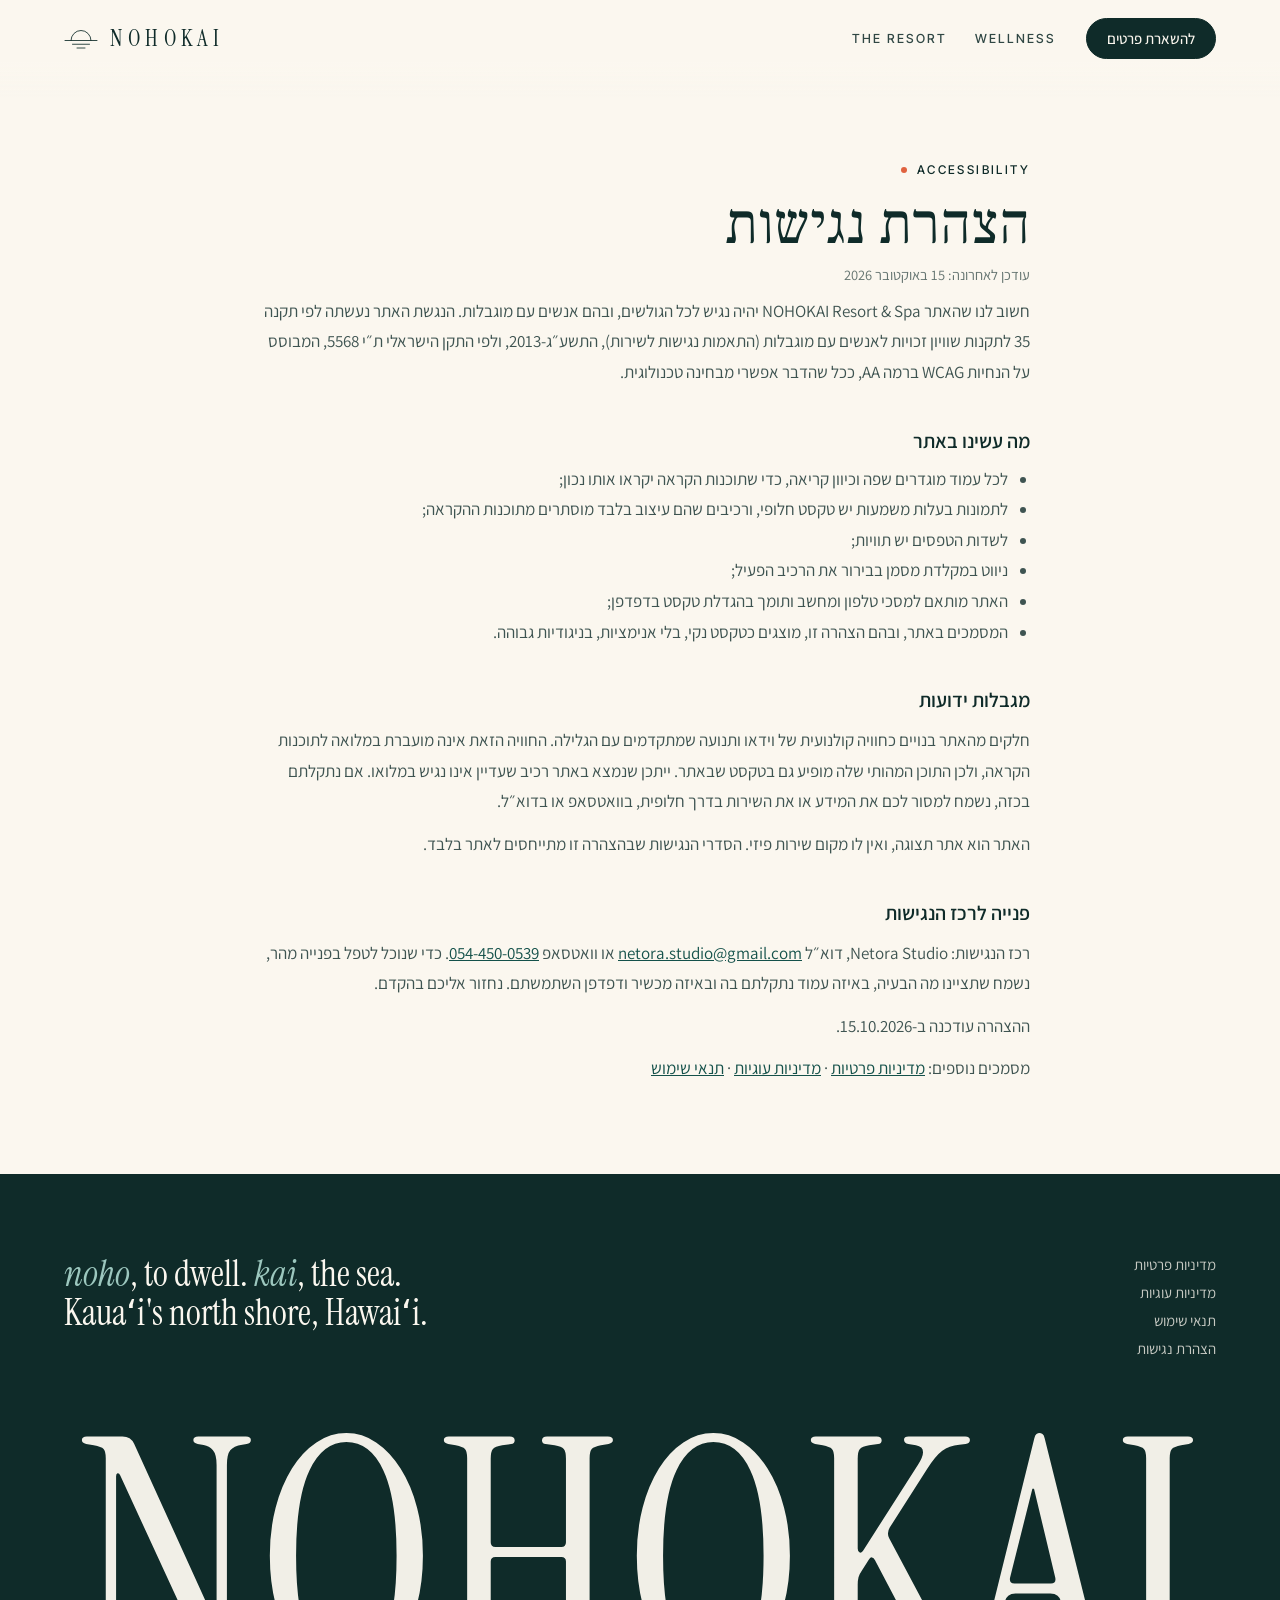
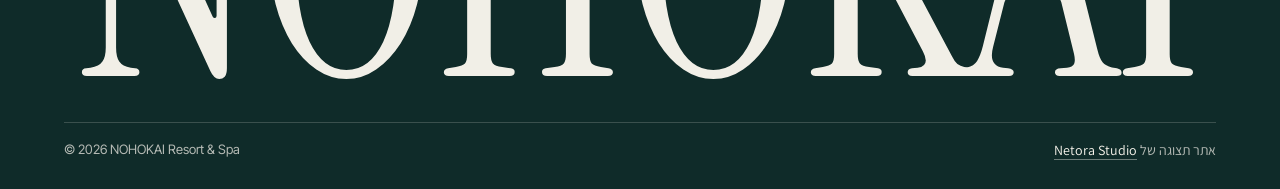
<file: accessibility.html>
<!DOCTYPE html>
<html lang="en" dir="ltr">
<head>
<meta charset="utf-8">
<meta name="viewport" content="width=device-width, initial-scale=1, viewport-fit=cover">
<title>הצהרת נגישות · NOHOKAI</title>
<meta name="description" content="הצהרת הנגישות של אתר NOHOKAI Resort &amp; Spa.">
<meta name="theme-color" content="#F2EBDD">
<meta property="og:type" content="website">
<meta property="og:title" content="הצהרת נגישות · NOHOKAI">
<meta property="og:site_name" content="NOHOKAI Resort &amp; Spa">
<meta property="og:description" content="הצהרת הנגישות של אתר NOHOKAI Resort &amp; Spa.">
<meta property="og:image" content="https://noamel1407-oss.github.io/hawaii-resort/media/share2.jpg">
<meta name="twitter:card" content="summary_large_image">
<link rel="icon" href="data:image/svg+xml,%3Csvg xmlns='http://www.w3.org/2000/svg' viewBox='0 0 64 64'%3E%3Crect width='64' height='64' rx='14' fill='%23F2EBDD'/%3E%3Cg fill='none' stroke='%2314514A' stroke-width='2.8' stroke-linecap='round'%3E%3Cpath d='M17 34A15 15 0 0 1 47 34'/%3E%3Cpath d='M9 34H55'/%3E%3Cpath d='M20 41H44'/%3E%3Cpath d='M27 48H37'/%3E%3C/g%3E%3C/svg%3E">
<link rel="preconnect" href="https://fonts.googleapis.com">
<link rel="preconnect" href="https://fonts.gstatic.com" crossorigin>
<link href="https://fonts.googleapis.com/css2?family=Instrument+Serif:ital@0;1&family=Inter+Tight:wght@400;500&family=Frank+Ruhl+Libre:wght@400&family=Assistant:wght@400;500;600&display=swap" rel="stylesheet">
<link rel="stylesheet" href="site.css?v=3">
<noscript><style>#pre{display:none}.wordmark span,.ch .no > span,.ch h2 > span,.ch p > span{transform:none}.hero-row,[data-rv],.lead{opacity:1;transform:none;pointer-events:auto}.say span{color:inherit}</style></noscript>
<style id="nx-a11y">:focus-visible{outline:2px solid currentColor!important;outline-offset:3px!important}</style>
</head>
<body class="legal-page">
<header id="nav" data-on="ink">
  <a class="logo" href="index.html#top" aria-label="NOHOKAI"><svg viewBox="0 0 68 44" fill="none" stroke="#14514A" stroke-width="1.7" stroke-linecap="round" aria-hidden="true"><path d="M14 25A20 20 0 0 1 54 25"/><path d="M2 25H66"/><path d="M17 32.5H51"/><path d="M26 40H42"/></svg><span>NOHOKAI</span></a>
  <div class="nav-r">
    <nav class="nav-links" aria-label="Sections">
      <a href="index.html#resort">The Resort</a>
      <a href="index.html#wellness">Wellness</a>
    </nav>
    <a class="cta" href="index.html#contact" lang="he" dir="rtl">להשארת פרטים</a>
  </div>
</header>
<main class="legal" lang="he" dir="rtl"><div class="in">
<div class="eyebrow">Accessibility</div>
<h1>הצהרת נגישות</h1>
<div class="updated">עודכן לאחרונה: 15 באוקטובר 2026</div>
<p>חשוב לנו שהאתר NOHOKAI Resort &amp; Spa יהיה נגיש לכל הגולשים, ובהם אנשים עם מוגבלות. הנגשת האתר נעשתה לפי תקנה 35 לתקנות שוויון זכויות לאנשים עם מוגבלות (התאמות נגישות לשירות), התשע״ג-2013, ולפי התקן הישראלי ת״י 5568, המבוסס על הנחיות WCAG ברמה AA, ככל שהדבר אפשרי מבחינה טכנולוגית.</p>
<h2>מה עשינו באתר</h2>
<ul><li>לכל עמוד מוגדרים שפה וכיוון קריאה, כדי שתוכנות הקראה יקראו אותו נכון;</li><li>לתמונות בעלות משמעות יש טקסט חלופי, ורכיבים שהם עיצוב בלבד מוסתרים מתוכנות ההקראה;</li><li>לשדות הטפסים יש תוויות;</li><li>ניווט במקלדת מסמן בבירור את הרכיב הפעיל;</li><li>האתר מותאם למסכי טלפון ומחשב ותומך בהגדלת טקסט בדפדפן;</li><li>המסמכים באתר, ובהם הצהרה זו, מוצגים כטקסט נקי, בלי אנימציות, בניגודיות גבוהה.</li></ul>
<h2>מגבלות ידועות</h2>
<p>חלקים מהאתר בנויים כחוויה קולנועית של וידאו ותנועה שמתקדמים עם הגלילה. החוויה הזאת אינה מועברת במלואה לתוכנות הקראה, ולכן התוכן המהותי שלה מופיע גם בטקסט שבאתר. ייתכן שנמצא באתר רכיב שעדיין אינו נגיש במלואו. אם נתקלתם בכזה, נשמח למסור לכם את המידע או את השירות בדרך חלופית, בוואטסאפ או בדוא״ל.</p>
<p>האתר הוא אתר תצוגה, ואין לו מקום שירות פיזי. הסדרי הנגישות שבהצהרה זו מתייחסים לאתר בלבד.</p>
<h2>פנייה לרכז הנגישות</h2>
<p>רכז הנגישות: Netora Studio, דוא״ל <a href="mailto:netora.studio@gmail.com" dir="ltr" style="unicode-bidi:isolate;white-space:nowrap">netora.studio@gmail.com</a> או וואטסאפ <a href="https://wa.me/972544500539" target="_blank" rel="noopener" dir="ltr" style="unicode-bidi:isolate;white-space:nowrap">054-450-0539</a>. כדי שנוכל לטפל בפנייה מהר, נשמח שתציינו מה הבעיה, באיזה עמוד נתקלתם בה ובאיזה מכשיר ודפדפן השתמשתם. נחזור אליכם בהקדם.</p>
<p>ההצהרה עודכנה ב-15.10.2026.</p>
<p class="nx-docs">מסמכים נוספים: <a class="nx-doc" href="privacy.html">מדיניות פרטיות</a> · <a class="nx-doc" href="cookies.html">מדיניות עוגיות</a> · <a class="nx-doc" href="terms.html">תנאי שימוש</a></p>
</div></main>
<footer data-theme="film">
  <div class="f-top">
    <p><em>noho</em>, to dwell. <em>kai</em>, the sea.<br>Kauaʻi's north shore, Hawaiʻi.</p>
    <div class="f-links" lang="he">
      <a href="privacy.html">מדיניות פרטיות</a>
      <a href="cookies.html">מדיניות עוגיות</a>
      <a href="terms.html">תנאי שימוש</a>
      <a href="accessibility.html">הצהרת נגישות</a>
    </div>
  </div>
  <div class="f-word" aria-hidden="true">NOHOKAI</div>
  <div class="f-base">
    <span>&copy; <span id="yr">2026</span> NOHOKAI Resort &amp; Spa</span>
    <span class="heb" lang="he">אתר תצוגה של <a href="https://www.instagram.com/netora._studio/" target="_blank" rel="noopener">Netora Studio</a></span>
  </div>
</footer>
<script src="site.js?v=8"></script>
</body>
</html>
</file>
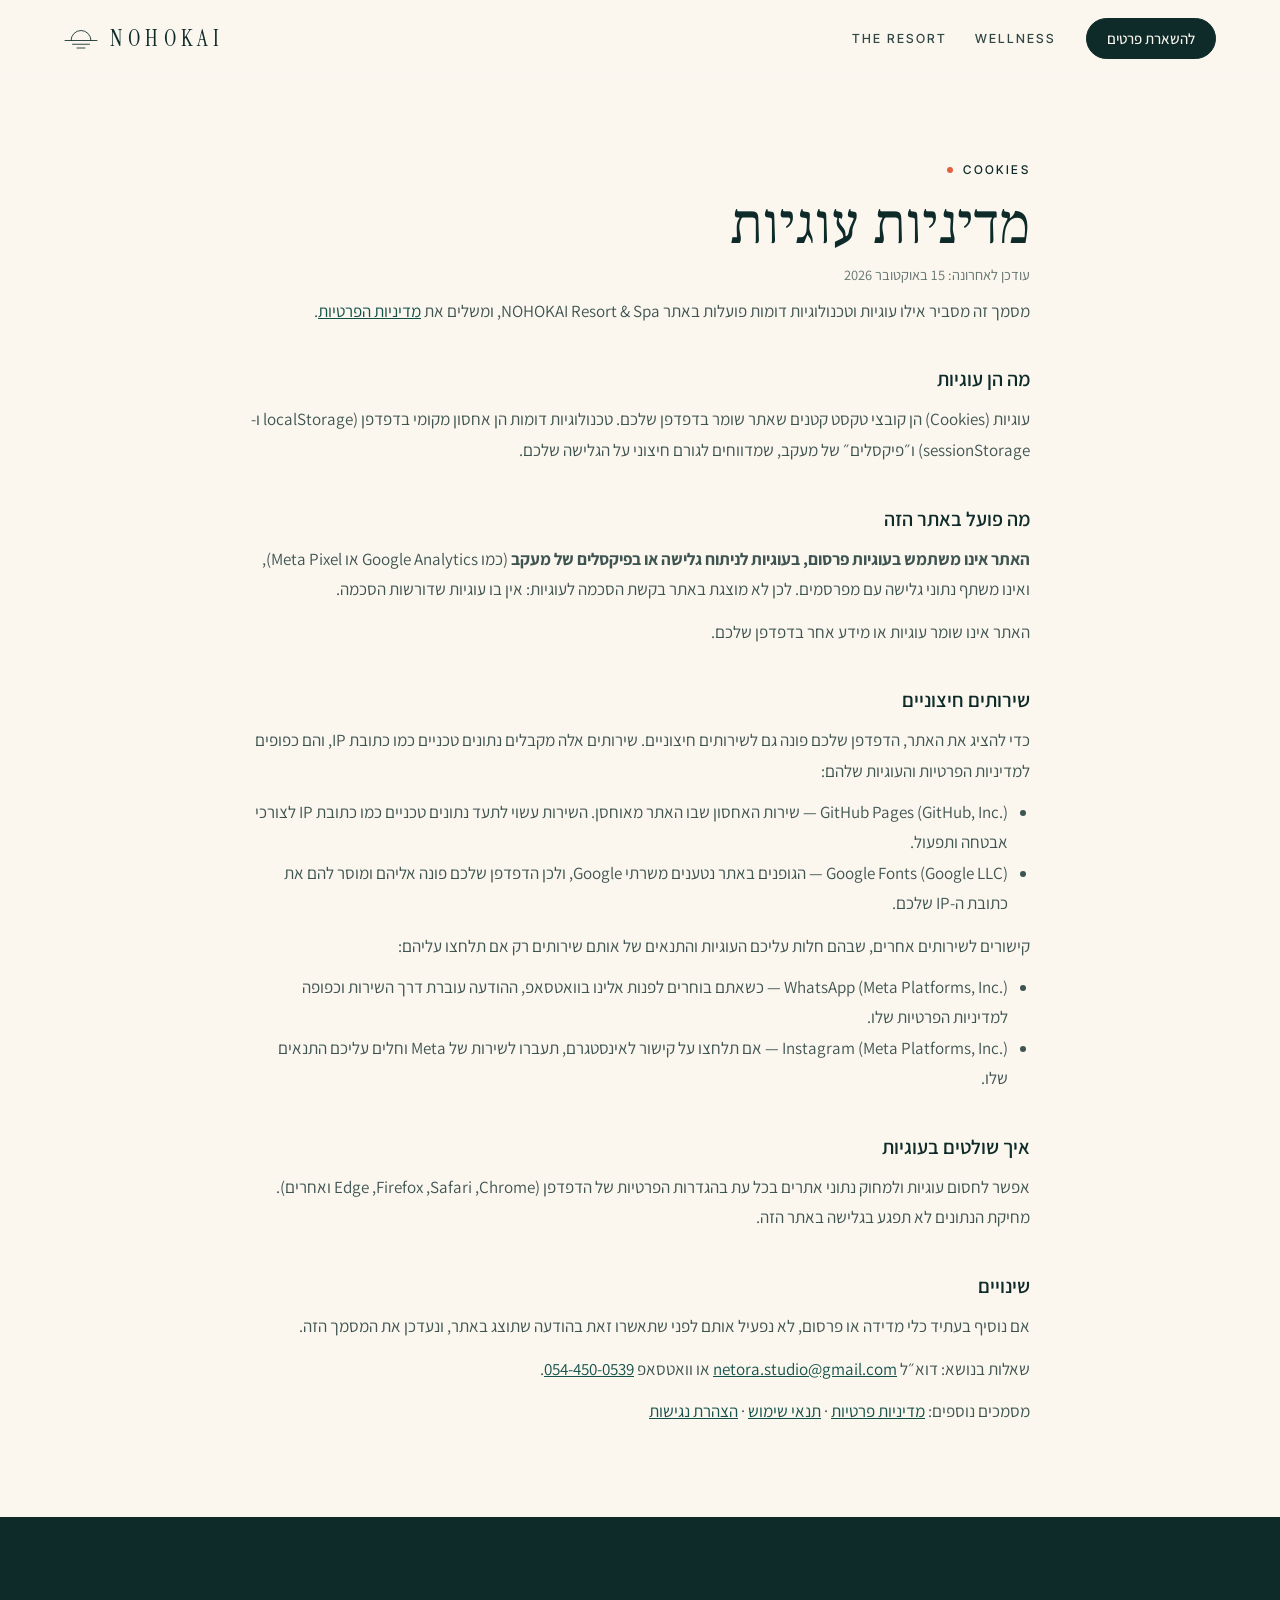
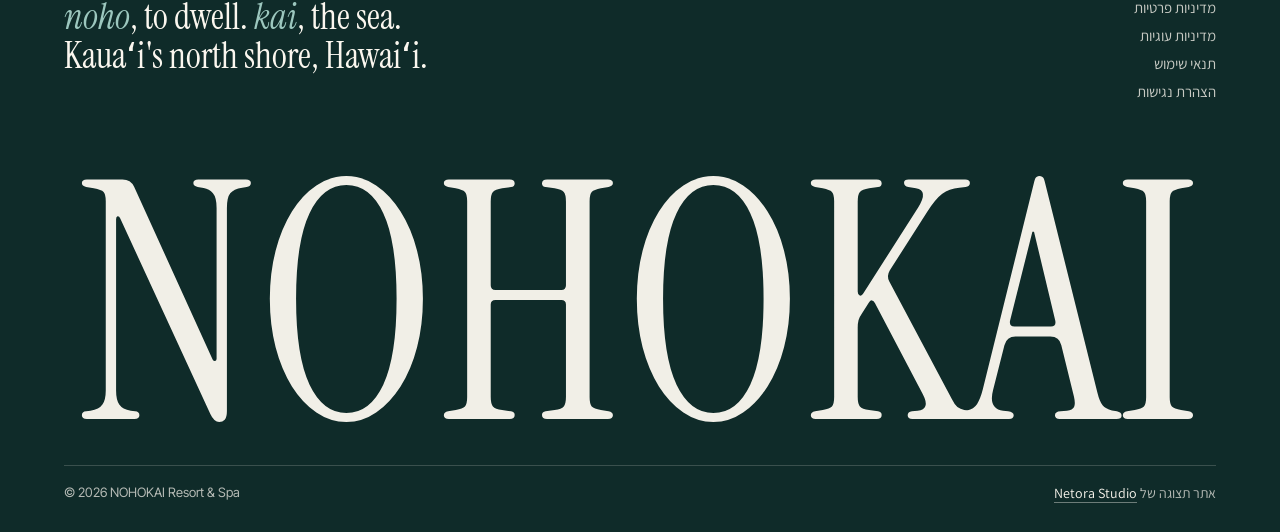
<file: cookies.html>
<!DOCTYPE html>
<html lang="en" dir="ltr">
<head>
<meta charset="utf-8">
<meta name="viewport" content="width=device-width, initial-scale=1, viewport-fit=cover">
<title>מדיניות עוגיות · NOHOKAI</title>
<meta name="description" content="מדיניות הפרטיות של אתר NOHOKAI Resort &amp; Spa.">
<meta name="theme-color" content="#F2EBDD">
<meta property="og:type" content="website">
<meta property="og:title" content="מדיניות פרטיות · NOHOKAI">
<meta property="og:site_name" content="NOHOKAI Resort &amp; Spa">
<meta property="og:description" content="מדיניות הפרטיות של אתר NOHOKAI Resort &amp; Spa.">
<meta property="og:image" content="https://noamel1407-oss.github.io/hawaii-resort/media/share2.jpg">
<meta name="twitter:card" content="summary_large_image">
<link rel="icon" href="data:image/svg+xml,%3Csvg xmlns='http://www.w3.org/2000/svg' viewBox='0 0 64 64'%3E%3Crect width='64' height='64' rx='14' fill='%23F2EBDD'/%3E%3Cg fill='none' stroke='%2314514A' stroke-width='2.8' stroke-linecap='round'%3E%3Cpath d='M17 34A15 15 0 0 1 47 34'/%3E%3Cpath d='M9 34H55'/%3E%3Cpath d='M20 41H44'/%3E%3Cpath d='M27 48H37'/%3E%3C/g%3E%3C/svg%3E">
<link rel="preconnect" href="https://fonts.googleapis.com">
<link rel="preconnect" href="https://fonts.gstatic.com" crossorigin>
<link href="https://fonts.googleapis.com/css2?family=Instrument+Serif:ital@0;1&family=Inter+Tight:wght@400;500&family=Frank+Ruhl+Libre:wght@400&family=Assistant:wght@400;500;600&display=swap" rel="stylesheet">
<link rel="stylesheet" href="site.css?v=3">
<noscript><style>#pre{display:none}.wordmark span,.ch .no > span,.ch h2 > span,.ch p > span{transform:none}.hero-row,[data-rv],.lead{opacity:1;transform:none;pointer-events:auto}.say span{color:inherit}</style></noscript>
<style id="nx-a11y">:focus-visible{outline:2px solid currentColor!important;outline-offset:3px!important}</style>
</head>
<body class="legal-page">
<header id="nav" data-on="ink">
  <a class="logo" href="index.html#top" aria-label="NOHOKAI"><svg viewBox="0 0 68 44" fill="none" stroke="#14514A" stroke-width="1.7" stroke-linecap="round" aria-hidden="true"><path d="M14 25A20 20 0 0 1 54 25"/><path d="M2 25H66"/><path d="M17 32.5H51"/><path d="M26 40H42"/></svg><span>NOHOKAI</span></a>
  <div class="nav-r">
    <nav class="nav-links" aria-label="Sections">
      <a href="index.html#resort">The Resort</a>
      <a href="index.html#wellness">Wellness</a>
    </nav>
    <a class="cta" href="index.html#contact" lang="he" dir="rtl">להשארת פרטים</a>
  </div>
</header>
<main class="legal" lang="he" dir="rtl"><div class="in">
<div class="eyebrow">Cookies</div>
<h1>מדיניות עוגיות</h1>
<div class="updated">עודכן לאחרונה: 15 באוקטובר 2026</div>
<p>מסמך זה מסביר אילו עוגיות וטכנולוגיות דומות פועלות באתר NOHOKAI Resort &amp; Spa, ומשלים את <a class="nx-doc" href="privacy.html">מדיניות הפרטיות</a>.</p>
<h2>מה הן עוגיות</h2>
<p>עוגיות (Cookies) הן קובצי טקסט קטנים שאתר שומר בדפדפן שלכם. טכנולוגיות דומות הן אחסון מקומי בדפדפן (localStorage ו-sessionStorage) ו״פיקסלים״ של מעקב, שמדווחים לגורם חיצוני על הגלישה שלכם.</p>
<h2>מה פועל באתר הזה</h2>
<p><strong>האתר אינו משתמש בעוגיות פרסום, בעוגיות לניתוח גלישה או בפיקסלים של מעקב</strong> (כמו Google Analytics או Meta Pixel), ואינו משתף נתוני גלישה עם מפרסמים. לכן לא מוצגת באתר בקשת הסכמה לעוגיות: אין בו עוגיות שדורשות הסכמה.</p>
<p>האתר אינו שומר עוגיות או מידע אחר בדפדפן שלכם.</p>
<h2>שירותים חיצוניים</h2>
<p>כדי להציג את האתר, הדפדפן שלכם פונה גם לשירותים חיצוניים. שירותים אלה מקבלים נתונים טכניים כמו כתובת IP, והם כפופים למדיניות הפרטיות והעוגיות שלהם:</p>
<ul><li>GitHub Pages (GitHub, Inc.) — שירות האחסון שבו האתר מאוחסן. השירות עשוי לתעד נתונים טכניים כמו כתובת IP לצורכי אבטחה ותפעול.</li><li>Google Fonts (Google LLC) — הגופנים באתר נטענים משרתי Google, ולכן הדפדפן שלכם פונה אליהם ומוסר להם את כתובת ה-IP שלכם.</li></ul>
<p>קישורים לשירותים אחרים, שבהם חלות עליכם העוגיות והתנאים של אותם שירותים רק אם תלחצו עליהם:</p>
<ul><li>WhatsApp (Meta Platforms, Inc.) — כשאתם בוחרים לפנות אלינו בוואטסאפ, ההודעה עוברת דרך השירות וכפופה למדיניות הפרטיות שלו.</li><li>Instagram (Meta Platforms, Inc.) — אם תלחצו על קישור לאינסטגרם, תעברו לשירות של Meta וחלים עליכם התנאים שלו.</li></ul>
<h2>איך שולטים בעוגיות</h2>
<p>אפשר לחסום עוגיות ולמחוק נתוני אתרים בכל עת בהגדרות הפרטיות של הדפדפן (Chrome,‏ Safari,‏ Firefox,‏ Edge ואחרים). מחיקת הנתונים לא תפגע בגלישה באתר הזה.</p>
<h2>שינויים</h2>
<p>אם נוסיף בעתיד כלי מדידה או פרסום, לא נפעיל אותם לפני שתאשרו זאת בהודעה שתוצג באתר, ונעדכן את המסמך הזה.</p>
<p>שאלות בנושא: דוא״ל <a href="mailto:netora.studio@gmail.com" dir="ltr" style="unicode-bidi:isolate;white-space:nowrap">netora.studio@gmail.com</a> או וואטסאפ <a href="https://wa.me/972544500539" target="_blank" rel="noopener" dir="ltr" style="unicode-bidi:isolate;white-space:nowrap">054-450-0539</a>.</p>
<p class="nx-docs">מסמכים נוספים: <a class="nx-doc" href="privacy.html">מדיניות פרטיות</a> · <a class="nx-doc" href="terms.html">תנאי שימוש</a> · <a class="nx-doc" href="accessibility.html">הצהרת נגישות</a></p>
</div></main>
<footer data-theme="film">
  <div class="f-top">
    <p><em>noho</em>, to dwell. <em>kai</em>, the sea.<br>Kauaʻi's north shore, Hawaiʻi.</p>
    <div class="f-links" lang="he">
      <a href="privacy.html">מדיניות פרטיות</a>
      <a href="cookies.html">מדיניות עוגיות</a>
      <a href="terms.html">תנאי שימוש</a>
      <a href="accessibility.html">הצהרת נגישות</a>
    </div>
  </div>
  <div class="f-word" aria-hidden="true">NOHOKAI</div>
  <div class="f-base">
    <span>&copy; <span id="yr">2026</span> NOHOKAI Resort &amp; Spa</span>
    <span class="heb" lang="he">אתר תצוגה של <a href="https://www.instagram.com/netora._studio/" target="_blank" rel="noopener">Netora Studio</a></span>
  </div>
</footer>
<script src="site.js?v=8"></script>
</body>
</html>
</file>
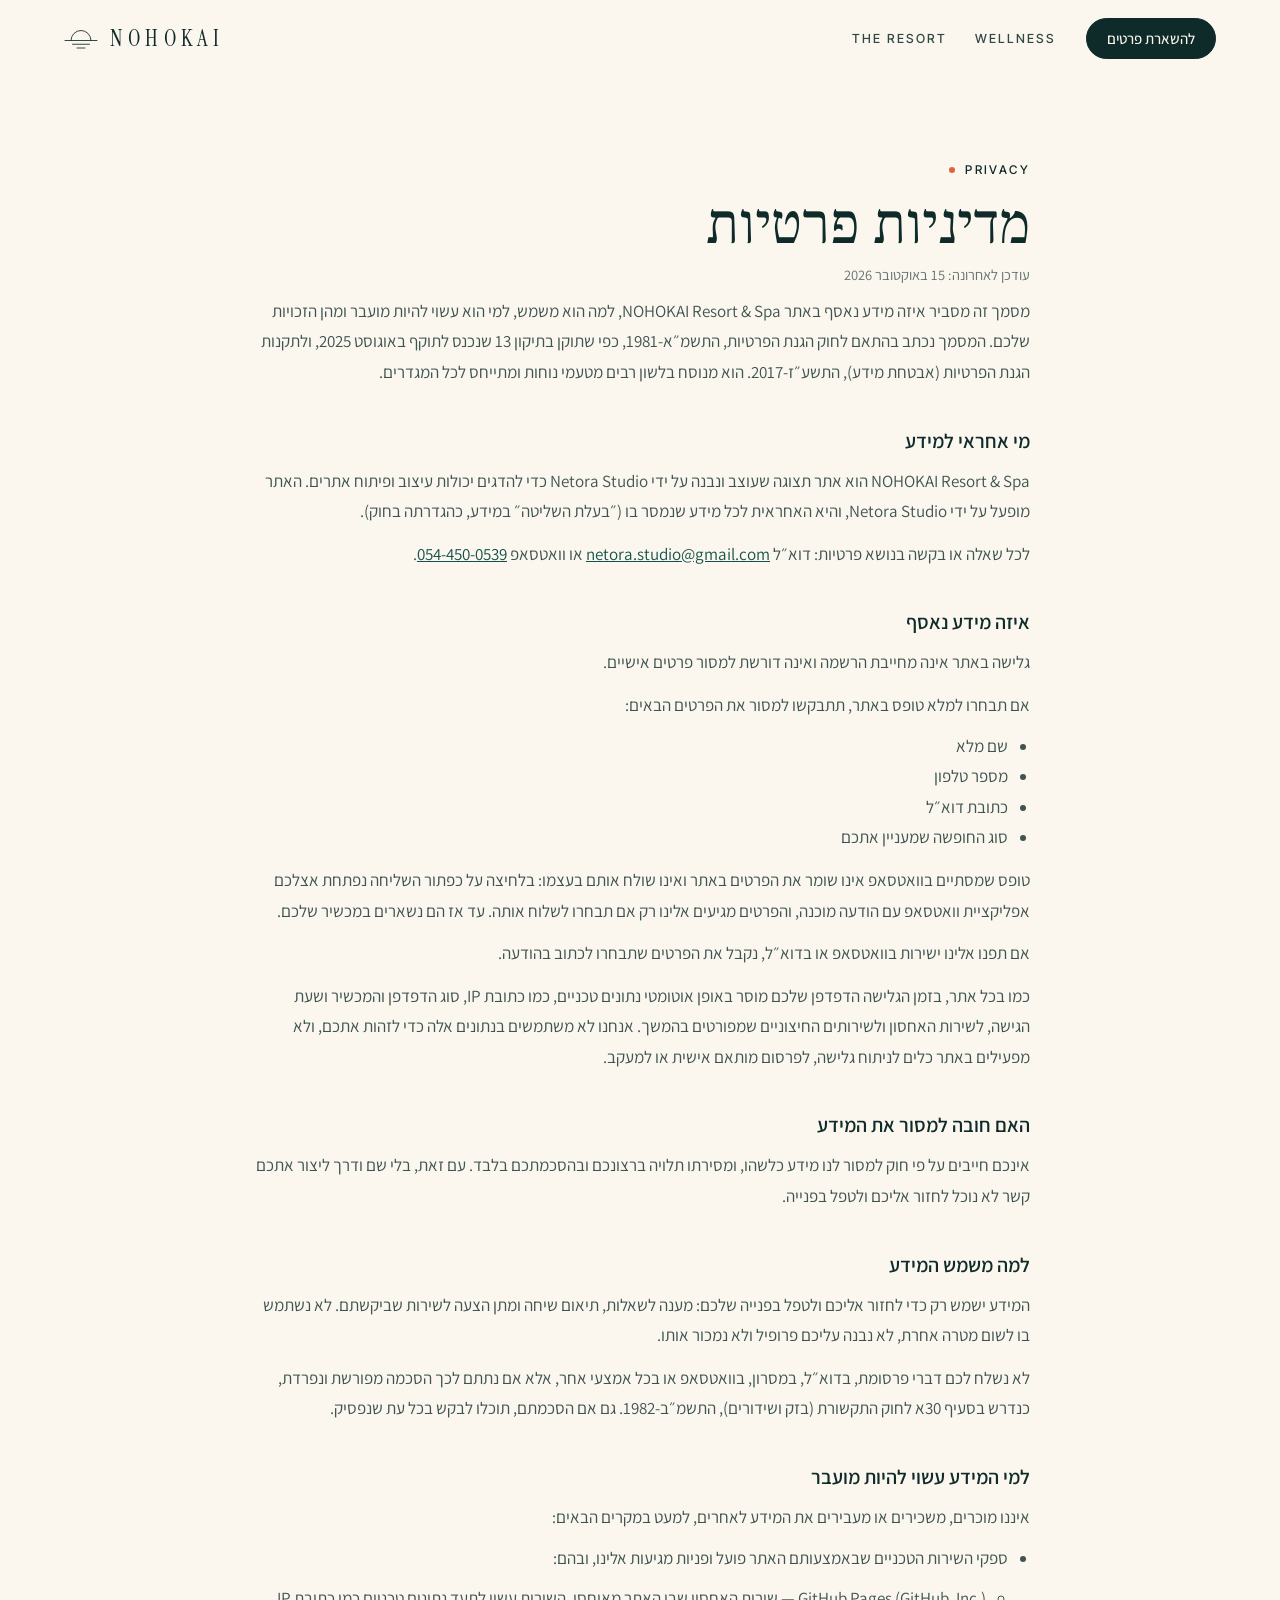
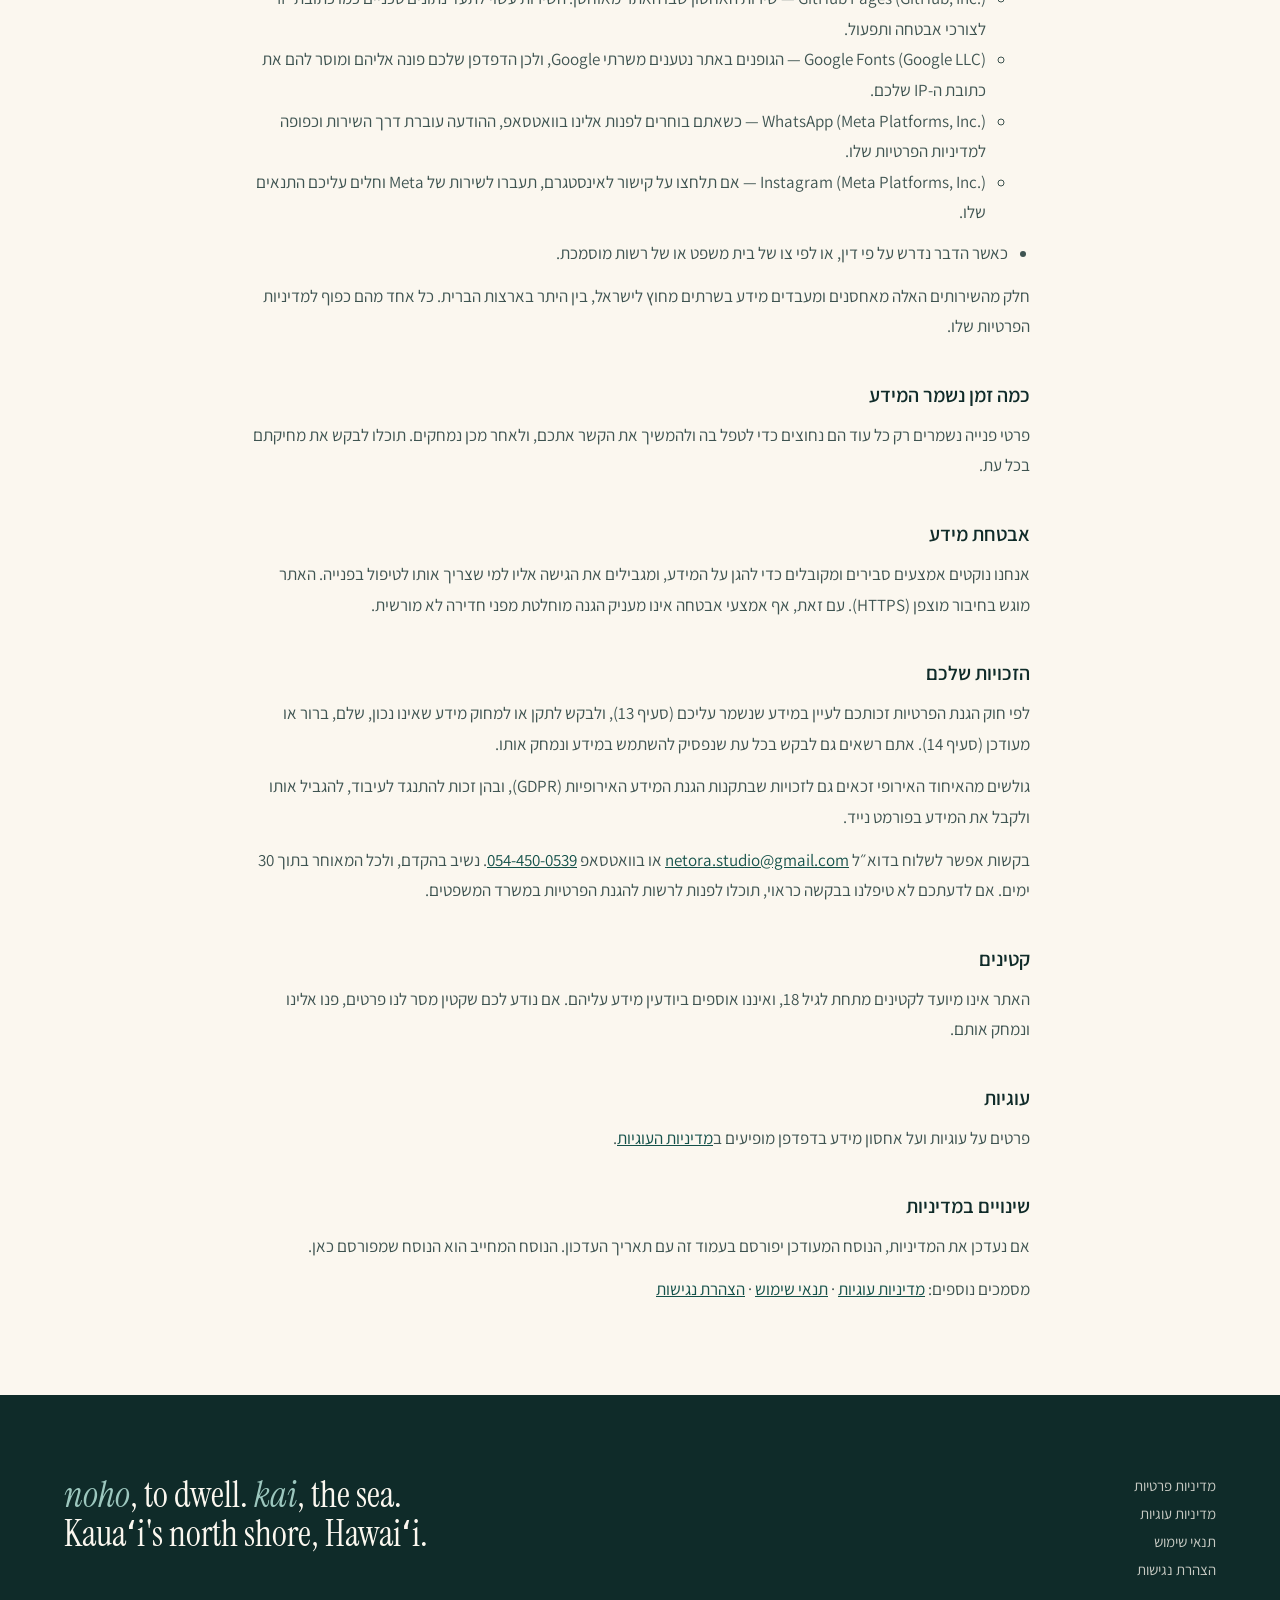
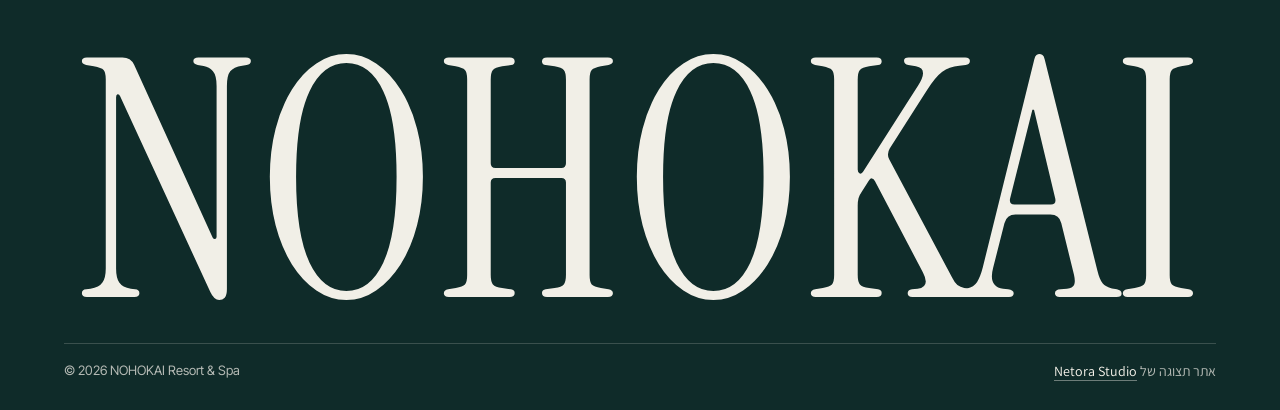
<file: privacy.html>
<!DOCTYPE html>
<html lang="en" dir="ltr">
<head>
<meta charset="utf-8">
<meta name="viewport" content="width=device-width, initial-scale=1, viewport-fit=cover">
<title>מדיניות פרטיות · NOHOKAI</title>
<meta name="description" content="מדיניות הפרטיות של אתר NOHOKAI Resort &amp; Spa.">
<meta name="theme-color" content="#F2EBDD">
<meta property="og:type" content="website">
<meta property="og:title" content="מדיניות פרטיות · NOHOKAI">
<meta property="og:site_name" content="NOHOKAI Resort &amp; Spa">
<meta property="og:description" content="מדיניות הפרטיות של אתר NOHOKAI Resort &amp; Spa.">
<meta property="og:image" content="https://noamel1407-oss.github.io/hawaii-resort/media/share2.jpg">
<meta name="twitter:card" content="summary_large_image">
<link rel="icon" href="data:image/svg+xml,%3Csvg xmlns='http://www.w3.org/2000/svg' viewBox='0 0 64 64'%3E%3Crect width='64' height='64' rx='14' fill='%23F2EBDD'/%3E%3Cg fill='none' stroke='%2314514A' stroke-width='2.8' stroke-linecap='round'%3E%3Cpath d='M17 34A15 15 0 0 1 47 34'/%3E%3Cpath d='M9 34H55'/%3E%3Cpath d='M20 41H44'/%3E%3Cpath d='M27 48H37'/%3E%3C/g%3E%3C/svg%3E">
<link rel="preconnect" href="https://fonts.googleapis.com">
<link rel="preconnect" href="https://fonts.gstatic.com" crossorigin>
<link href="https://fonts.googleapis.com/css2?family=Instrument+Serif:ital@0;1&family=Inter+Tight:wght@400;500&family=Frank+Ruhl+Libre:wght@400&family=Assistant:wght@400;500;600&display=swap" rel="stylesheet">
<link rel="stylesheet" href="site.css?v=3">
<noscript><style>#pre{display:none}.wordmark span,.ch .no > span,.ch h2 > span,.ch p > span{transform:none}.hero-row,[data-rv],.lead{opacity:1;transform:none;pointer-events:auto}.say span{color:inherit}</style></noscript>
<style id="nx-a11y">:focus-visible{outline:2px solid currentColor!important;outline-offset:3px!important}</style>
</head>
<body class="legal-page">
<header id="nav" data-on="ink">
  <a class="logo" href="index.html#top" aria-label="NOHOKAI"><svg viewBox="0 0 68 44" fill="none" stroke="#14514A" stroke-width="1.7" stroke-linecap="round" aria-hidden="true"><path d="M14 25A20 20 0 0 1 54 25"/><path d="M2 25H66"/><path d="M17 32.5H51"/><path d="M26 40H42"/></svg><span>NOHOKAI</span></a>
  <div class="nav-r">
    <nav class="nav-links" aria-label="Sections">
      <a href="index.html#resort">The Resort</a>
      <a href="index.html#wellness">Wellness</a>
    </nav>
    <a class="cta" href="index.html#contact" lang="he" dir="rtl">להשארת פרטים</a>
  </div>
</header>
<main class="legal" lang="he" dir="rtl"><div class="in">
<div class="eyebrow">Privacy</div>
<h1>מדיניות פרטיות</h1>
<div class="updated">עודכן לאחרונה: 15 באוקטובר 2026</div>
<p>מסמך זה מסביר איזה מידע נאסף באתר NOHOKAI Resort &amp; Spa, למה הוא משמש, למי הוא עשוי להיות מועבר ומהן הזכויות שלכם. המסמך נכתב בהתאם לחוק הגנת הפרטיות, התשמ״א-1981, כפי שתוקן בתיקון 13 שנכנס לתוקף באוגוסט 2025, ולתקנות הגנת הפרטיות (אבטחת מידע), התשע״ז-2017. הוא מנוסח בלשון רבים מטעמי נוחות ומתייחס לכל המגדרים.</p>
<h2>מי אחראי למידע</h2>
<p>NOHOKAI Resort &amp; Spa הוא אתר תצוגה שעוצב ונבנה על ידי Netora Studio כדי להדגים יכולות עיצוב ופיתוח אתרים. האתר מופעל על ידי Netora Studio, והיא האחראית לכל מידע שנמסר בו (״בעלת השליטה״ במידע, כהגדרתה בחוק).</p>
<p>לכל שאלה או בקשה בנושא פרטיות: דוא״ל <a href="mailto:netora.studio@gmail.com" dir="ltr" style="unicode-bidi:isolate;white-space:nowrap">netora.studio@gmail.com</a> או וואטסאפ <a href="https://wa.me/972544500539" target="_blank" rel="noopener" dir="ltr" style="unicode-bidi:isolate;white-space:nowrap">054-450-0539</a>.</p>
<h2>איזה מידע נאסף</h2>
<p>גלישה באתר אינה מחייבת הרשמה ואינה דורשת למסור פרטים אישיים.</p>
<p>אם תבחרו למלא טופס באתר, תתבקשו למסור את הפרטים הבאים:</p>
<ul><li>שם מלא</li><li>מספר טלפון</li><li>כתובת דוא״ל</li><li>סוג החופשה שמעניין אתכם</li></ul>
<p>טופס שמסתיים בוואטסאפ אינו שומר את הפרטים באתר ואינו שולח אותם בעצמו: בלחיצה על כפתור השליחה נפתחת אצלכם אפליקציית וואטסאפ עם הודעה מוכנה, והפרטים מגיעים אלינו רק אם תבחרו לשלוח אותה. עד אז הם נשארים במכשיר שלכם.</p>
<p>אם תפנו אלינו ישירות בוואטסאפ או בדוא״ל, נקבל את הפרטים שתבחרו לכתוב בהודעה.</p>
<p>כמו בכל אתר, בזמן הגלישה הדפדפן שלכם מוסר באופן אוטומטי נתונים טכניים, כמו כתובת IP, סוג הדפדפן והמכשיר ושעת הגישה, לשירות האחסון ולשירותים החיצוניים שמפורטים בהמשך. אנחנו לא משתמשים בנתונים אלה כדי לזהות אתכם, ולא מפעילים באתר כלים לניתוח גלישה, לפרסום מותאם אישית או למעקב.</p>
<h2>האם חובה למסור את המידע</h2>
<p>אינכם חייבים על פי חוק למסור לנו מידע כלשהו, ומסירתו תלויה ברצונכם ובהסכמתכם בלבד. עם זאת, בלי שם ודרך ליצור אתכם קשר לא נוכל לחזור אליכם ולטפל בפנייה.</p>
<h2>למה משמש המידע</h2>
<p>המידע ישמש רק כדי לחזור אליכם ולטפל בפנייה שלכם: מענה לשאלות, תיאום שיחה ומתן הצעה לשירות שביקשתם. לא נשתמש בו לשום מטרה אחרת, לא נבנה עליכם פרופיל ולא נמכור אותו.</p>
<p>לא נשלח לכם דברי פרסומת, בדוא״ל, במסרון, בוואטסאפ או בכל אמצעי אחר, אלא אם נתתם לכך הסכמה מפורשת ונפרדת, כנדרש בסעיף 30א לחוק התקשורת (בזק ושידורים), התשמ״ב-1982. גם אם הסכמתם, תוכלו לבקש בכל עת שנפסיק.</p>
<h2>למי המידע עשוי להיות מועבר</h2>
<p>איננו מוכרים, משכירים או מעבירים את המידע לאחרים, למעט במקרים הבאים:</p>
<ul><li>ספקי השירות הטכניים שבאמצעותם האתר פועל ופניות מגיעות אלינו, ובהם:<ul><li>GitHub Pages (GitHub, Inc.) — שירות האחסון שבו האתר מאוחסן. השירות עשוי לתעד נתונים טכניים כמו כתובת IP לצורכי אבטחה ותפעול.</li><li>Google Fonts (Google LLC) — הגופנים באתר נטענים משרתי Google, ולכן הדפדפן שלכם פונה אליהם ומוסר להם את כתובת ה-IP שלכם.</li><li>WhatsApp (Meta Platforms, Inc.) — כשאתם בוחרים לפנות אלינו בוואטסאפ, ההודעה עוברת דרך השירות וכפופה למדיניות הפרטיות שלו.</li><li>Instagram (Meta Platforms, Inc.) — אם תלחצו על קישור לאינסטגרם, תעברו לשירות של Meta וחלים עליכם התנאים שלו.</li></ul></li><li>כאשר הדבר נדרש על פי דין, או לפי צו של בית משפט או של רשות מוסמכת.</li></ul>
<p>חלק מהשירותים האלה מאחסנים ומעבדים מידע בשרתים מחוץ לישראל, בין היתר בארצות הברית. כל אחד מהם כפוף למדיניות הפרטיות שלו.</p>
<h2>כמה זמן נשמר המידע</h2>
<p>פרטי פנייה נשמרים רק כל עוד הם נחוצים כדי לטפל בה ולהמשיך את הקשר אתכם, ולאחר מכן נמחקים. תוכלו לבקש את מחיקתם בכל עת.</p>
<h2>אבטחת מידע</h2>
<p>אנחנו נוקטים אמצעים סבירים ומקובלים כדי להגן על המידע, ומגבילים את הגישה אליו למי שצריך אותו לטיפול בפנייה. האתר מוגש בחיבור מוצפן (HTTPS). עם זאת, אף אמצעי אבטחה אינו מעניק הגנה מוחלטת מפני חדירה לא מורשית.</p>
<h2>הזכויות שלכם</h2>
<p>לפי חוק הגנת הפרטיות זכותכם לעיין במידע שנשמר עליכם (סעיף 13), ולבקש לתקן או למחוק מידע שאינו נכון, שלם, ברור או מעודכן (סעיף 14). אתם רשאים גם לבקש בכל עת שנפסיק להשתמש במידע ונמחק אותו.</p>
<p>גולשים מהאיחוד האירופי זכאים גם לזכויות שבתקנות הגנת המידע האירופיות (GDPR), ובהן זכות להתנגד לעיבוד, להגביל אותו ולקבל את המידע בפורמט נייד.</p>
<p>בקשות אפשר לשלוח בדוא״ל <a href="mailto:netora.studio@gmail.com" dir="ltr" style="unicode-bidi:isolate;white-space:nowrap">netora.studio@gmail.com</a> או בוואטסאפ <a href="https://wa.me/972544500539" target="_blank" rel="noopener" dir="ltr" style="unicode-bidi:isolate;white-space:nowrap">054-450-0539</a>. נשיב בהקדם, ולכל המאוחר בתוך 30 ימים. אם לדעתכם לא טיפלנו בבקשה כראוי, תוכלו לפנות לרשות להגנת הפרטיות במשרד המשפטים.</p>
<h2>קטינים</h2>
<p>האתר אינו מיועד לקטינים מתחת לגיל 18, ואיננו אוספים ביודעין מידע עליהם. אם נודע לכם שקטין מסר לנו פרטים, פנו אלינו ונמחק אותם.</p>
<h2>עוגיות</h2>
<p>פרטים על עוגיות ועל אחסון מידע בדפדפן מופיעים ב<a class="nx-doc" href="cookies.html">מדיניות העוגיות</a>.</p>
<h2>שינויים במדיניות</h2>
<p>אם נעדכן את המדיניות, הנוסח המעודכן יפורסם בעמוד זה עם תאריך העדכון. הנוסח המחייב הוא הנוסח שמפורסם כאן.</p>
<p class="nx-docs">מסמכים נוספים: <a class="nx-doc" href="cookies.html">מדיניות עוגיות</a> · <a class="nx-doc" href="terms.html">תנאי שימוש</a> · <a class="nx-doc" href="accessibility.html">הצהרת נגישות</a></p>
</div></main>
<footer data-theme="film">
  <div class="f-top">
    <p><em>noho</em>, to dwell. <em>kai</em>, the sea.<br>Kauaʻi's north shore, Hawaiʻi.</p>
    <div class="f-links" lang="he">
      <a href="privacy.html">מדיניות פרטיות</a>
      <a href="cookies.html">מדיניות עוגיות</a>
      <a href="terms.html">תנאי שימוש</a>
      <a href="accessibility.html">הצהרת נגישות</a>
    </div>
  </div>
  <div class="f-word" aria-hidden="true">NOHOKAI</div>
  <div class="f-base">
    <span>&copy; <span id="yr">2026</span> NOHOKAI Resort &amp; Spa</span>
    <span class="heb" lang="he">אתר תצוגה של <a href="https://www.instagram.com/netora._studio/" target="_blank" rel="noopener">Netora Studio</a></span>
  </div>
</footer>
<script src="site.js?v=8"></script>
</body>
</html>
</file>
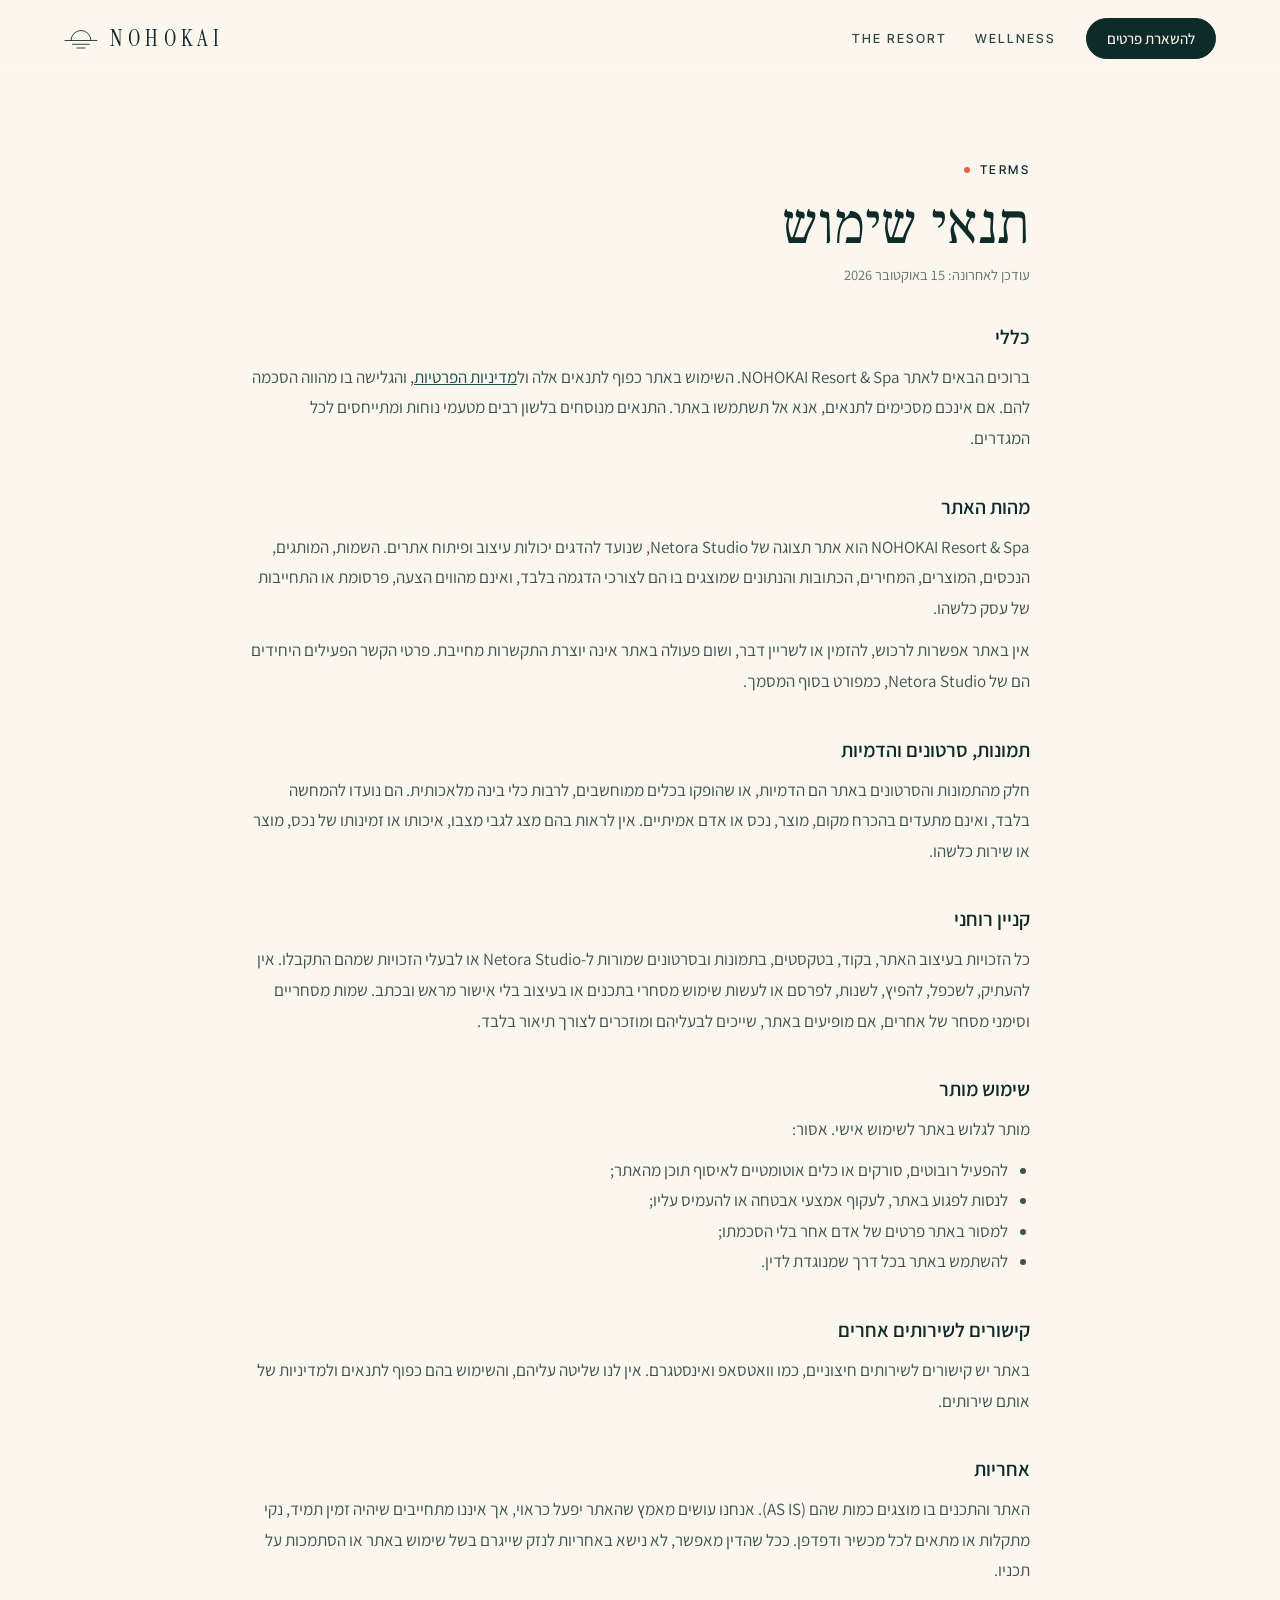
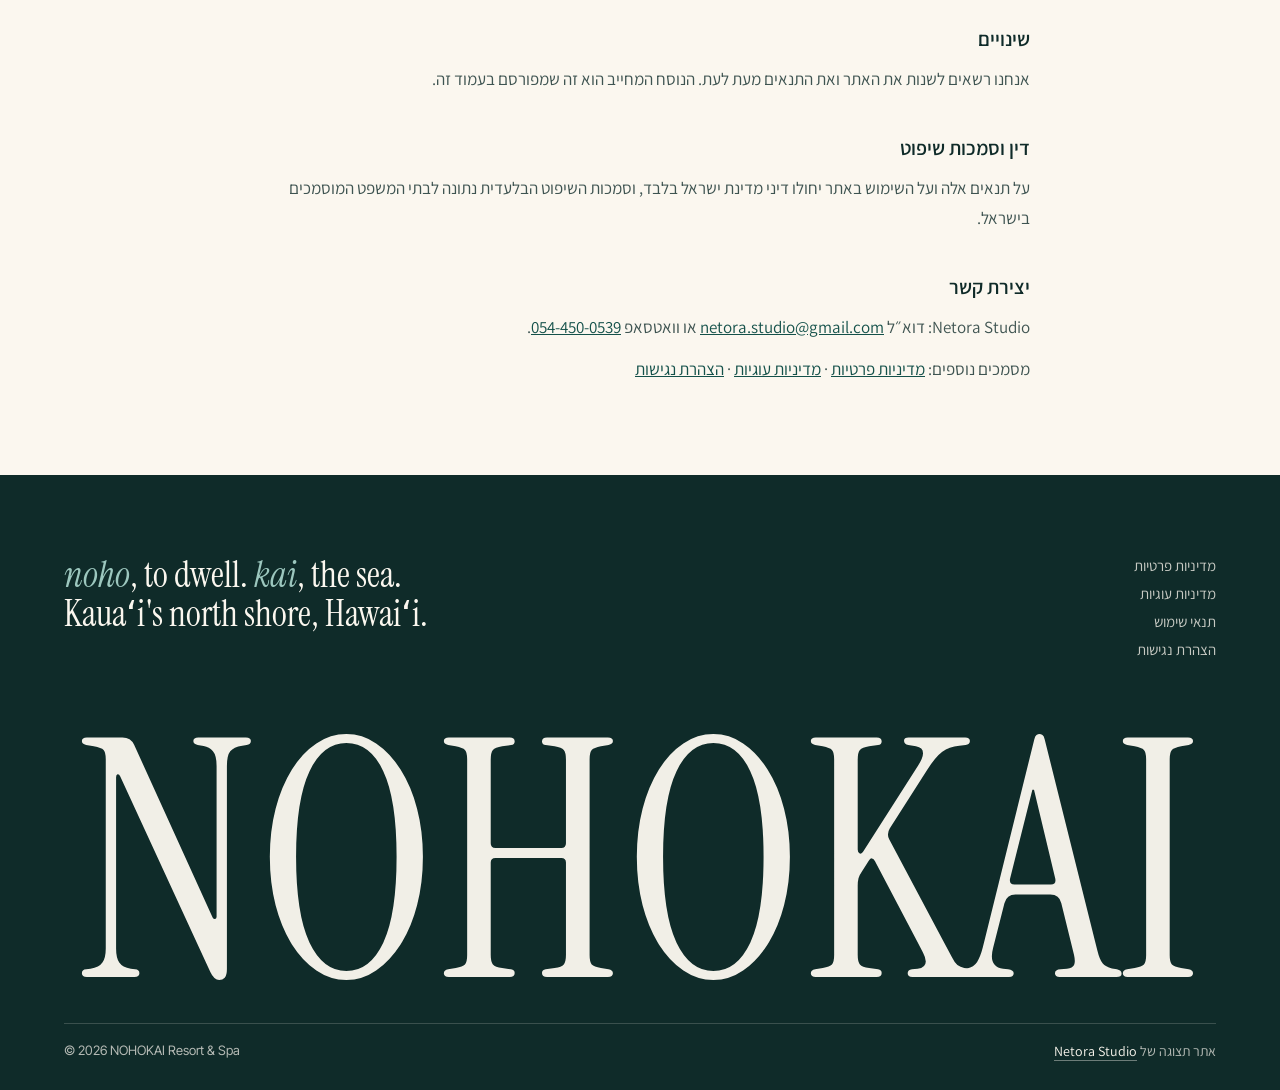
<file: terms.html>
<!DOCTYPE html>
<html lang="en" dir="ltr">
<head>
<meta charset="utf-8">
<meta name="viewport" content="width=device-width, initial-scale=1, viewport-fit=cover">
<title>תנאי שימוש · NOHOKAI</title>
<meta name="description" content="תנאי השימוש באתר NOHOKAI Resort &amp; Spa.">
<meta name="theme-color" content="#F2EBDD">
<meta property="og:type" content="website">
<meta property="og:title" content="תנאי שימוש · NOHOKAI">
<meta property="og:site_name" content="NOHOKAI Resort &amp; Spa">
<meta property="og:description" content="תנאי השימוש באתר NOHOKAI Resort &amp; Spa.">
<meta property="og:image" content="https://noamel1407-oss.github.io/hawaii-resort/media/share2.jpg">
<meta name="twitter:card" content="summary_large_image">
<link rel="icon" href="data:image/svg+xml,%3Csvg xmlns='http://www.w3.org/2000/svg' viewBox='0 0 64 64'%3E%3Crect width='64' height='64' rx='14' fill='%23F2EBDD'/%3E%3Cg fill='none' stroke='%2314514A' stroke-width='2.8' stroke-linecap='round'%3E%3Cpath d='M17 34A15 15 0 0 1 47 34'/%3E%3Cpath d='M9 34H55'/%3E%3Cpath d='M20 41H44'/%3E%3Cpath d='M27 48H37'/%3E%3C/g%3E%3C/svg%3E">
<link rel="preconnect" href="https://fonts.googleapis.com">
<link rel="preconnect" href="https://fonts.gstatic.com" crossorigin>
<link href="https://fonts.googleapis.com/css2?family=Instrument+Serif:ital@0;1&family=Inter+Tight:wght@400;500&family=Frank+Ruhl+Libre:wght@400&family=Assistant:wght@400;500;600&display=swap" rel="stylesheet">
<link rel="stylesheet" href="site.css?v=3">
<noscript><style>#pre{display:none}.wordmark span,.ch .no > span,.ch h2 > span,.ch p > span{transform:none}.hero-row,[data-rv],.lead{opacity:1;transform:none;pointer-events:auto}.say span{color:inherit}</style></noscript>
<style id="nx-a11y">:focus-visible{outline:2px solid currentColor!important;outline-offset:3px!important}</style>
</head>
<body class="legal-page">
<header id="nav" data-on="ink">
  <a class="logo" href="index.html#top" aria-label="NOHOKAI"><svg viewBox="0 0 68 44" fill="none" stroke="#14514A" stroke-width="1.7" stroke-linecap="round" aria-hidden="true"><path d="M14 25A20 20 0 0 1 54 25"/><path d="M2 25H66"/><path d="M17 32.5H51"/><path d="M26 40H42"/></svg><span>NOHOKAI</span></a>
  <div class="nav-r">
    <nav class="nav-links" aria-label="Sections">
      <a href="index.html#resort">The Resort</a>
      <a href="index.html#wellness">Wellness</a>
    </nav>
    <a class="cta" href="index.html#contact" lang="he" dir="rtl">להשארת פרטים</a>
  </div>
</header>
<main class="legal" lang="he" dir="rtl"><div class="in">
<div class="eyebrow">Terms</div>
<h1>תנאי שימוש</h1>
<div class="updated">עודכן לאחרונה: 15 באוקטובר 2026</div>
<h2>כללי</h2>
<p>ברוכים הבאים לאתר NOHOKAI Resort &amp; Spa. השימוש באתר כפוף לתנאים אלה ול<a class="nx-doc" href="privacy.html">מדיניות הפרטיות</a>, והגלישה בו מהווה הסכמה להם. אם אינכם מסכימים לתנאים, אנא אל תשתמשו באתר. התנאים מנוסחים בלשון רבים מטעמי נוחות ומתייחסים לכל המגדרים.</p>
<h2>מהות האתר</h2>
<p>NOHOKAI Resort &amp; Spa הוא אתר תצוגה של Netora Studio, שנועד להדגים יכולות עיצוב ופיתוח אתרים. השמות, המותגים, הנכסים, המוצרים, המחירים, הכתובות והנתונים שמוצגים בו הם לצורכי הדגמה בלבד, ואינם מהווים הצעה, פרסומת או התחייבות של עסק כלשהו.</p>
<p>אין באתר אפשרות לרכוש, להזמין או לשריין דבר, ושום פעולה באתר אינה יוצרת התקשרות מחייבת. פרטי הקשר הפעילים היחידים הם של Netora Studio, כמפורט בסוף המסמך.</p>
<h2>תמונות, סרטונים והדמיות</h2>
<p>חלק מהתמונות והסרטונים באתר הם הדמיות, או שהופקו בכלים ממוחשבים, לרבות כלי בינה מלאכותית. הם נועדו להמחשה בלבד, ואינם מתעדים בהכרח מקום, מוצר, נכס או אדם אמיתיים. אין לראות בהם מצג לגבי מצבו, איכותו או זמינותו של נכס, מוצר או שירות כלשהו.</p>
<h2>קניין רוחני</h2>
<p>כל הזכויות בעיצוב האתר, בקוד, בטקסטים, בתמונות ובסרטונים שמורות ל-Netora Studio או לבעלי הזכויות שמהם התקבלו. אין להעתיק, לשכפל, להפיץ, לשנות, לפרסם או לעשות שימוש מסחרי בתכנים או בעיצוב בלי אישור מראש ובכתב. שמות מסחריים וסימני מסחר של אחרים, אם מופיעים באתר, שייכים לבעליהם ומוזכרים לצורך תיאור בלבד.</p>
<h2>שימוש מותר</h2>
<p>מותר לגלוש באתר לשימוש אישי. אסור:</p>
<ul><li>להפעיל רובוטים, סורקים או כלים אוטומטיים לאיסוף תוכן מהאתר;</li><li>לנסות לפגוע באתר, לעקוף אמצעי אבטחה או להעמיס עליו;</li><li>למסור באתר פרטים של אדם אחר בלי הסכמתו;</li><li>להשתמש באתר בכל דרך שמנוגדת לדין.</li></ul>
<h2>קישורים לשירותים אחרים</h2>
<p>באתר יש קישורים לשירותים חיצוניים, כמו וואטסאפ ואינסטגרם. אין לנו שליטה עליהם, והשימוש בהם כפוף לתנאים ולמדיניות של אותם שירותים.</p>
<h2>אחריות</h2>
<p>האתר והתכנים בו מוצגים כמות שהם (AS IS). אנחנו עושים מאמץ שהאתר יפעל כראוי, אך איננו מתחייבים שיהיה זמין תמיד, נקי מתקלות או מתאים לכל מכשיר ודפדפן. ככל שהדין מאפשר, לא נישא באחריות לנזק שייגרם בשל שימוש באתר או הסתמכות על תכניו.</p>
<h2>שינויים</h2>
<p>אנחנו רשאים לשנות את האתר ואת התנאים מעת לעת. הנוסח המחייב הוא זה שמפורסם בעמוד זה.</p>
<h2>דין וסמכות שיפוט</h2>
<p>על תנאים אלה ועל השימוש באתר יחולו דיני מדינת ישראל בלבד, וסמכות השיפוט הבלעדית נתונה לבתי המשפט המוסמכים בישראל.</p>
<h2>יצירת קשר</h2>
<p>Netora Studio: דוא״ל <a href="mailto:netora.studio@gmail.com" dir="ltr" style="unicode-bidi:isolate;white-space:nowrap">netora.studio@gmail.com</a> או וואטסאפ <a href="https://wa.me/972544500539" target="_blank" rel="noopener" dir="ltr" style="unicode-bidi:isolate;white-space:nowrap">054-450-0539</a>.</p>
<p class="nx-docs">מסמכים נוספים: <a class="nx-doc" href="privacy.html">מדיניות פרטיות</a> · <a class="nx-doc" href="cookies.html">מדיניות עוגיות</a> · <a class="nx-doc" href="accessibility.html">הצהרת נגישות</a></p>
</div></main>
<footer data-theme="film">
  <div class="f-top">
    <p><em>noho</em>, to dwell. <em>kai</em>, the sea.<br>Kauaʻi's north shore, Hawaiʻi.</p>
    <div class="f-links" lang="he">
      <a href="privacy.html">מדיניות פרטיות</a>
      <a href="cookies.html">מדיניות עוגיות</a>
      <a href="terms.html">תנאי שימוש</a>
      <a href="accessibility.html">הצהרת נגישות</a>
    </div>
  </div>
  <div class="f-word" aria-hidden="true">NOHOKAI</div>
  <div class="f-base">
    <span>&copy; <span id="yr">2026</span> NOHOKAI Resort &amp; Spa</span>
    <span class="heb" lang="he">אתר תצוגה של <a href="https://www.instagram.com/netora._studio/" target="_blank" rel="noopener">Netora Studio</a></span>
  </div>
</footer>
<script src="site.js?v=8"></script>
</body>
</html>
</file>
<file: site.css>
:root{
  --cream:#F2EBDD; --paper:#FBF7EF; --ink:#0F2B29; --teal:#14514A; --coral:#E0623F;
  --mute:rgba(15,43,41,.64); --line:rgba(15,43,41,.16); --film:#FBF7EF;
  --serif:'Instrument Serif','Frank Ruhl Libre',Georgia,'Times New Roman',serif;
  --sans:'Inter Tight','Assistant',system-ui,-apple-system,'Segoe UI',Arial,sans-serif;
  --heb:'Assistant','Inter Tight',Arial,sans-serif;
  --hserif:'Frank Ruhl Libre','Instrument Serif',Georgia,serif;
  --out:cubic-bezier(.16,.84,.34,1); --pad:max(20px,5vw);
}
*{box-sizing:border-box}
html{-webkit-text-size-adjust:100%}
html.lenis,html.lenis body{height:auto}
.lenis.lenis-smooth{scroll-behavior:auto !important}
.lenis.lenis-stopped{overflow:hidden}
body{margin:0;background:var(--cream);color:var(--ink);font-family:var(--sans);font-weight:400;-webkit-font-smoothing:antialiased;overflow-x:clip}
img{display:block;max-width:100%}
a{color:inherit}
button{font:inherit}
h1,h2,h3,p{margin:0}
:focus-visible{outline:2px solid var(--coral);outline-offset:3px}
.eyebrow{font-size:12px;letter-spacing:.2em;text-transform:uppercase;font-weight:500;display:flex;align-items:center;gap:10px}
.eyebrow:before{content:"";width:6px;height:6px;border-radius:50%;background:var(--coral)}

/* ---------- preloader ---------- */
#pre{position:fixed;inset:0;z-index:200;background:var(--cream);color:var(--ink);display:flex;align-items:center;justify-content:center;
  transition:transform 1.1s cubic-bezier(.76,0,.24,1);will-change:transform}
body.ready #pre{transform:translate3d(0,-101%,0)}
.pre-mid{display:flex;flex-direction:column;align-items:center;gap:18px}
.pre-mid svg{width:74px;height:48px}
.pre-mid svg path{stroke-dasharray:120;stroke-dashoffset:120;animation:draw 1.4s var(--out) forwards}
.pre-mid svg path:nth-child(2){animation-delay:.15s}.pre-mid svg path:nth-child(3){animation-delay:.3s}.pre-mid svg path:nth-child(4){animation-delay:.45s}
@keyframes draw{to{stroke-dashoffset:0}}
.pre-name{font-family:var(--serif);font-size:30px;letter-spacing:.3em;margin-right:-.3em}
.pre-foot{position:absolute;left:var(--pad);right:var(--pad);bottom:max(26px,4vh);display:flex;align-items:flex-end;justify-content:space-between;gap:20px;
  font-size:12px;letter-spacing:.2em;text-transform:uppercase}
.pre-n{font-family:var(--serif);font-size:clamp(64px,11vw,140px);line-height:.8;letter-spacing:0}
.pre-bar{position:absolute;left:0;right:0;bottom:0;height:3px;background:var(--line)}
.pre-bar i{display:block;height:100%;background:var(--teal);transform-origin:left center;transform:scaleX(0)}

/* ---------- nav ---------- */
#nav{position:fixed;inset:0 0 auto 0;z-index:60;display:flex;align-items:center;justify-content:space-between;gap:20px;
  padding:18px var(--pad);color:var(--film);transition:color .35s ease;pointer-events:none}
#nav > *{pointer-events:auto}
#nav[data-on="ink"]{color:var(--ink)}
#nav:before{content:"";position:absolute;inset:0 0 -22px 0;z-index:-1;pointer-events:none;opacity:0;transition:opacity .35s ease;
  background:linear-gradient(to bottom,var(--cream) 0%,var(--cream) 62%,rgba(242,235,221,0) 100%)}
#nav[data-on="ink"]:before{opacity:1}
.legal-page #nav:before{background:linear-gradient(to bottom,var(--paper) 0%,var(--paper) 62%,rgba(251,247,239,0) 100%)}
.logo{display:flex;align-items:center;gap:12px;text-decoration:none}
.logo svg{width:34px;height:22px;flex:none}
.logo svg path{stroke:currentColor}
.logo span{font-family:var(--serif);font-size:23px;letter-spacing:.24em;line-height:1}
.nav-r{display:flex;align-items:center;gap:30px}
.nav-links{display:flex;gap:28px;font-size:12.5px;letter-spacing:.16em;text-transform:uppercase;font-weight:500}
.nav-links a{text-decoration:none;opacity:.86;transition:opacity .2s}
.nav-links a:hover{opacity:1}
.cta{font-family:var(--heb);font-size:15px;font-weight:500;text-decoration:none;padding:10px 20px;border-radius:999px;border:1px solid currentColor;
  transition:background .25s,color .25s,border-color .25s;white-space:nowrap}
#nav[data-on="film"] .cta{background:rgba(8,22,21,.22)}
#nav[data-on="film"] .cta:hover{background:var(--film);color:var(--ink)}
#nav[data-on="ink"] .cta{background:var(--ink);color:var(--paper);border-color:var(--ink)}
#nav[data-on="ink"] .cta:hover{background:var(--teal);border-color:var(--teal)}
@media(max-width:760px){
  .hero-row{flex-wrap:wrap;row-gap:14px}
  .hero-row .mid{order:-1;flex-basis:100%}
  .nav-links{display:none}
  #nav{padding:14px var(--pad)}
  .logo span{font-size:20px;letter-spacing:.2em}
  .logo svg{width:30px;height:20px}
  .cta{font-size:14px;padding:9px 16px}
}

/* ---------- film scenes ---------- */
.scene{position:relative;background:var(--cream)}
/* the film stage is as tall as the LARGE viewport and never resizes; the text over it sits in a layer that follows the visible area */
.stage{position:sticky;top:0;height:100vh;height:100lvh;overflow:hidden}
.ui{position:absolute;left:0;right:0;top:0;height:100vh;height:100dvh;z-index:4;pointer-events:none}
.frame{position:absolute;inset:0;overflow:hidden;background:#0c1716}
.scene[data-grow] .frame{--k:0;clip-path:inset(calc((1 - var(--k)) * 15vh) calc((1 - var(--k)) * 7vw) calc((1 - var(--k)) * 9vh) calc((1 - var(--k)) * 7vw) round calc((1 - var(--k)) * 26px))}
.scene[data-grow].full .frame{clip-path:none}
.frame .poster,.frame canvas{position:absolute;inset:0;width:100%;height:100%;object-fit:cover}
.frame canvas{opacity:0;transition:opacity .35s ease}
.scene.live .frame canvas{opacity:1}
.scrim{position:absolute;inset:0;pointer-events:none;
  background:linear-gradient(to bottom,rgba(8,22,21,.34) 0%,rgba(8,22,21,0) 15%,rgba(8,22,21,0) 54%,rgba(8,22,21,.3) 78%,rgba(8,22,21,.62) 100%)}

/* hero: the name over the opening shot */
.hero-ui{position:absolute;inset:0;z-index:4;color:var(--film);display:flex;flex-direction:column;justify-content:flex-end;
  padding:0 var(--pad) max(30px,5vh);pointer-events:none;will-change:transform,opacity}
.wordmark{font-family:var(--serif);font-weight:400;font-size:min(25.4vw,52vh);line-height:.82;letter-spacing:.016em;text-align:center;
  margin:0 -1vw;text-shadow:0 2px 60px rgba(8,22,21,.28);white-space:nowrap}
.wordmark span{display:inline-block;transform:translate3d(0,112%,0);transition:transform 1.25s var(--out)}
.wordmark{overflow:hidden;padding-bottom:.06em}
body.ready .wordmark span{transform:none}
.wordmark span:nth-child(2){transition-delay:.05s}.wordmark span:nth-child(3){transition-delay:.1s}.wordmark span:nth-child(4){transition-delay:.15s}
.wordmark span:nth-child(5){transition-delay:.2s}.wordmark span:nth-child(6){transition-delay:.25s}.wordmark span:nth-child(7){transition-delay:.3s}
.hero-row{display:flex;justify-content:space-between;align-items:flex-end;gap:18px;margin-top:clamp(14px,2.4vh,28px);
  font-size:12.5px;letter-spacing:.16em;text-transform:uppercase;font-weight:500;opacity:0;transition:opacity 1s ease .7s}
body.ready .hero-row{opacity:1}
.hero-row .mid{font-family:var(--serif);font-size:clamp(17px,1.7vw,24px);letter-spacing:.01em;text-transform:none;font-weight:400;text-align:center}
.hero-row .mid em{font-style:italic}
.hero-row .cue{display:flex;align-items:center;gap:10px}
.hero-row .cue:after{content:"";width:1px;height:30px;background:currentColor;transform-origin:top;animation:drip 2.2s ease-in-out infinite}
@keyframes drip{0%{transform:scaleY(0);transform-origin:top}50%{transform:scaleY(1);transform-origin:top}51%{transform-origin:bottom}100%{transform:scaleY(0);transform-origin:bottom}}

/* chapters: number, place, one line of fact */
.chapters{position:absolute;z-index:4;left:var(--pad);right:var(--pad);bottom:max(40px,8vh);color:var(--film);pointer-events:none}
.ch{position:absolute;left:0;bottom:0;max-width:min(760px,100%);visibility:hidden;transition:visibility 0s linear .5s}
.ch.on{visibility:visible;transition:visibility 0s}
.anchor{position:absolute;left:0;width:1px;height:1px;pointer-events:none}
.ch .no{display:flex;align-items:baseline;gap:8px;font-family:var(--serif);font-style:italic;font-size:clamp(20px,1.8vw,26px);overflow:hidden}
.ch .no small{font-family:var(--sans);font-style:normal;font-size:11.5px;letter-spacing:.18em;opacity:.7}
.ch h2{font-family:var(--serif);font-weight:400;font-size:clamp(46px,7.4vw,118px);line-height:.94;letter-spacing:-.005em;margin-top:6px;overflow:hidden;
  padding-bottom:.08em;text-shadow:0 2px 40px rgba(8,22,21,.3)}
.ch p{font-size:clamp(12px,1vw,14px);letter-spacing:.16em;text-transform:uppercase;font-weight:500;margin-top:clamp(10px,1.6vh,18px);overflow:hidden;
  text-shadow:0 1px 14px rgba(8,22,21,.5)}
.ch .no > span,.ch h2 > span,.ch p > span{display:inline-block;transform:translate3d(0,110%,0);transition:transform .5s ease-in}
.ch.on .no > span,.ch.on h2 > span,.ch.on p > span{transform:none;transition:transform .95s var(--out)}
.ch.on h2 > span{transition-delay:.06s}.ch.on p > span{transition-delay:.14s}
.prog{position:absolute;z-index:4;left:0;right:0;bottom:0;height:3px;background:rgba(251,247,239,.16)}
.prog i{display:block;height:100%;background:var(--film);transform-origin:left center;transform:scaleX(0)}
.scene.ended .prog{opacity:0}

/* ---------- the resort: a sheet that slides up over the last frame of the film ---------- */
.sheet{position:relative;z-index:3;background:var(--cream);border-radius:30px 30px 0 0;margin-top:-100vh;padding:clamp(90px,16vh,190px) var(--pad) clamp(70px,12vh,150px)}
.say{font-family:var(--serif);font-weight:400;font-size:clamp(34px,5.6vw,92px);line-height:1.04;letter-spacing:-.012em;max-width:17.5em;margin-top:clamp(26px,5vh,56px)}
.say span{color:rgba(15,43,41,.17);transition:color .5s ease}
.say span.lit{color:var(--ink)}
.facts{display:grid;grid-template-columns:repeat(4,1fr);margin-top:clamp(60px,12vh,150px);border-top:1px solid var(--line)}
.fact{padding:clamp(20px,3vh,34px) 0 0;border-right:1px solid var(--line);padding-left:clamp(14px,2vw,30px)}
.fact:first-child{padding-left:0}.fact:last-child{border-right:0}
.fact b{display:block;font-family:var(--serif);font-weight:400;font-size:clamp(62px,9vw,150px);line-height:.86;letter-spacing:-.02em;font-variant-numeric:tabular-nums}
.fact b sup{font-size:.34em;vertical-align:top;position:relative;top:.22em;margin-left:.06em;letter-spacing:0}
.fact > span{display:block;margin-top:14px;font-size:12px;letter-spacing:.16em;text-transform:uppercase;font-weight:500;color:var(--mute)}
@media(max-width:760px){
  .sheet{border-radius:22px 22px 0 0}
  .facts{grid-template-columns:1fr 1fr}
  .fact{padding-bottom:26px}
  .fact:nth-child(2){border-right:0}
  .fact:nth-child(3){padding-left:0;border-top:1px solid var(--line)}
  .fact:nth-child(4){border-top:1px solid var(--line)}
}

/* reveal helpers for ordinary sections */
[data-rv]{opacity:0;transform:translate3d(0,30px,0);transition:opacity 1.1s var(--out),transform 1.1s var(--out)}
[data-rv].in{opacity:1;transform:none}
[data-rv="2"]{transition-delay:.1s}[data-rv="3"]{transition-delay:.2s}[data-rv="4"]{transition-delay:.3s}

/* ---------- around the resort: the page scrolls down, the places travel sideways ---------- */
.places{position:relative;background:var(--cream)}
.places-pin{position:sticky;top:0;height:100vh;height:100lvh;overflow:hidden}
.places-in{height:100vh;height:100svh;display:flex;flex-direction:column;justify-content:center;padding:calc(64px + 2vh) 0 max(26px,4vh)}
.places-head{display:flex;justify-content:space-between;align-items:flex-end;gap:20px;padding:0 var(--pad);margin-bottom:clamp(16px,3.4vh,40px)}
.places-head h2{font-family:var(--serif);font-weight:400;font-size:clamp(34px,4.6vw,76px);line-height:1;letter-spacing:-.01em}
.places-head h2 em{font-style:italic}
.places-head .hint{font-size:12px;letter-spacing:.16em;text-transform:uppercase;font-weight:500;color:var(--mute);white-space:nowrap}
.viewport{overflow:hidden;padding:0 var(--pad)}
.track{display:flex;gap:clamp(14px,2vw,30px);will-change:transform;width:max-content}
.place{flex:none;width:min(31vw,calc((100vh - 300px) * .8));width:min(31vw,calc((100svh - 300px) * .8));min-width:260px}
.place .pic{position:relative;overflow:hidden;border-radius:16px;aspect-ratio:4/5;background:#d9d0bd}
.place .pic img{position:absolute;inset:0;width:100%;height:100%;object-fit:cover;transform:scale(1.2);will-change:transform}
.place .row{display:flex;gap:14px;align-items:baseline;margin-top:16px}
.place .row i{font-family:var(--serif);font-style:italic;font-size:19px;color:var(--coral)}
.place h3{font-family:var(--serif);font-weight:400;font-size:clamp(25px,2.2vw,36px);line-height:1.05}
.place p{font-size:14.5px;line-height:1.5;color:var(--mute);margin-top:7px;max-width:30em}
.rail-prog{height:2px;background:var(--line);margin:clamp(16px,3vh,34px) var(--pad) 0}
.rail-prog i{display:block;height:100%;background:var(--ink);transform-origin:left center;transform:scaleX(0)}
@media(max-width:760px){
  .place{width:min(74vw,calc((100vh - 290px) * .8));width:min(74vw,calc((100svh - 290px) * .8));min-width:220px}
  .places-head .hint{display:none}
  .place p{font-size:14px}
}

@media(min-width:761px) and (orientation:portrait){.place{width:min(46vw,calc((100svh - 300px) * .8))}}
@media(max-height:560px) and (orientation:landscape){
  .places-in{padding-top:58px}
  .places-head{margin-bottom:10px}.places-head h2{font-size:28px}
  .place{width:40vw}.place .pic{aspect-ratio:16/9}.place p{display:none}.place .row{margin-top:8px}.place h3{font-size:22px}
  .rail-prog{margin-top:10px}
}

/* ---------- wellness: title, then the film opens from a card to the full screen ---------- */
.well{background:var(--cream);padding:clamp(70px,13vh,160px) var(--pad) clamp(10px,2vh,30px)}
.well h2{font-family:var(--serif);font-weight:400;font-size:clamp(56px,12.4vw,230px);line-height:.86;letter-spacing:-.02em;margin-top:clamp(20px,4vh,44px)}
.well h2 em{font-style:italic;color:var(--teal)}
.well .specs{display:flex;flex-wrap:wrap;gap:10px 12px;margin-top:clamp(26px,5vh,54px)}
.well .specs span{font-size:12.5px;letter-spacing:.12em;text-transform:uppercase;font-weight:500;border:1px solid var(--line);border-radius:999px;padding:10px 16px}

/* ---------- lead form on the full view ---------- */
.lead{position:absolute;z-index:6;right:var(--pad);bottom:max(26px,5vh);width:min(470px,calc(100% - 2 * var(--pad)));background:var(--paper);color:var(--ink);
  border-radius:22px;padding:clamp(22px,2.2vw,32px);box-shadow:0 30px 80px rgba(8,22,21,.34);font-family:var(--heb);
  opacity:0;transform:translate3d(0,40px,0);pointer-events:none;transition:opacity .45s ease,transform .45s ease}
.lead.on{opacity:1;transform:none;pointer-events:auto;transition:opacity .9s var(--out),transform .9s var(--out)}
.lead .eyebrow{font-family:var(--sans);direction:ltr;justify-content:flex-end}
.lead h2{font-family:var(--hserif);font-weight:400;font-size:clamp(28px,2.6vw,38px);line-height:1.12;margin-top:14px}
.lead .lead-p{font-size:16px;line-height:1.6;color:var(--mute);margin-top:8px}
#lead{display:grid;grid-template-columns:1fr 1fr;gap:14px 16px;margin-top:20px}
#lead .field{display:flex;flex-direction:column;gap:5px;min-width:0}
#lead label{font-size:13.5px;color:var(--mute)}
#lead input,#lead select{background:transparent;border:0;border-bottom:1px solid rgba(15,43,41,.3);border-radius:0;color:var(--ink);font-family:var(--heb);
  font-size:17px;padding:8px 2px;outline:none;width:100%;appearance:none;-webkit-appearance:none;transition:border-color .25s}
#lead input:focus,#lead select:focus{border-color:var(--teal);box-shadow:0 1px 0 var(--teal)}
#lead input[dir="ltr"]{text-align:right}
#lead button{grid-column:1/-1;margin-top:8px;border:0;cursor:pointer;background:var(--ink);color:var(--paper);font-family:var(--heb);font-size:17px;font-weight:500;
  padding:16px;border-radius:999px;transition:background .25s,transform .25s}
#lead button:hover{background:var(--teal);transform:translateY(-1px)}
.lead .note{font-size:12.5px;line-height:1.55;color:var(--mute);margin-top:12px}
.lead .direct{display:flex;gap:18px;flex-wrap:wrap;font-size:14px;margin-top:8px}
.lead .direct a{color:var(--teal);text-decoration:none;border-bottom:1px solid rgba(20,81,74,.35)}
.done{margin-top:18px;font-size:17px;line-height:1.7}
.done a{color:var(--teal)}
.err{margin-top:10px;font-size:14.5px;color:#B5432A}
@media(max-width:760px){
  .lead{left:12px;right:12px;bottom:calc(12px + env(safe-area-inset-bottom, 0px));width:auto;border-radius:20px;padding:20px 18px 18px}
  .lead .lead-p{font-size:15px}
  .scene.ended .chapters{opacity:0;transition:opacity .4s}
  #lead{gap:12px 14px;margin-top:16px}
  #lead input,#lead select{font-size:16px}
}
@media(max-width:760px) and (max-height:700px){.lead .note{display:none}.lead .lead-p{display:none}}
@media(max-height:560px) and (orientation:landscape){
  .lead{padding:14px 16px;bottom:10px}.lead .eyebrow,.lead .lead-p,.lead .note,.lead .direct{display:none}
  .lead h2{font-size:22px;margin:0}#lead{margin-top:8px;gap:8px 14px}#lead button{padding:10px;margin-top:2px}
  .ch h2{font-size:42px}.wordmark{font-size:16vw}
}

/* ---------- footer ---------- */
footer{position:relative;z-index:3;background:var(--ink);color:var(--paper);padding:clamp(50px,9vh,110px) var(--pad) 30px;overflow:hidden}
.f-top{display:flex;justify-content:space-between;align-items:flex-start;gap:30px;flex-wrap:wrap}
.f-top p{font-family:var(--serif);font-size:clamp(24px,2.8vw,44px);line-height:1.1;max-width:15em}
.f-top p em{font-style:italic;color:#9CC7BE}
.f-links{display:flex;flex-direction:column;gap:9px;font-family:var(--heb);font-size:15px;text-align:right;direction:rtl}
.f-links a{text-decoration:none;opacity:.78;transition:opacity .2s}
.f-links a:hover{opacity:1}
.f-word{font-family:var(--serif);font-size:26vw;line-height:.8;letter-spacing:.012em;text-align:center;white-space:nowrap;margin:clamp(40px,8vh,90px) -2vw 0;opacity:.96}
.f-base{display:flex;justify-content:space-between;gap:14px 30px;flex-wrap:wrap;margin-top:26px;padding-top:18px;border-top:1px solid rgba(251,247,239,.18);
  font-size:13px;color:rgba(251,247,239,.7)}
.f-base a{color:var(--paper);text-decoration:none;border-bottom:1px solid rgba(251,247,239,.4)}
.f-base .heb{font-family:var(--heb);direction:rtl;font-size:14px}

/* ---------- legal pages ---------- */
.legal-page{background:var(--paper)}
.legal{padding:clamp(110px,18vh,170px) var(--pad) clamp(60px,10vh,110px);font-family:var(--heb)}
.legal .in{max-width:780px;margin:0 auto}
.legal .eyebrow{font-family:var(--sans);direction:ltr;justify-content:flex-end}
.legal h1{font-family:var(--hserif);font-weight:400;font-size:clamp(34px,5vw,58px);line-height:1.1;margin:16px 0 8px}
.legal .updated{color:var(--mute);font-size:14.5px}
.legal h2{font-family:var(--heb);font-weight:600;font-size:20px;margin:40px 0 8px}
.legal p,.legal li{color:rgba(15,43,41,.8);font-size:17px;line-height:1.8}
.legal p{margin-top:12px}
.legal ul{padding-inline-start:22px;margin:10px 0}
.legal a{color:var(--teal)}
.legal .box{border:1px solid var(--line);border-radius:16px;padding:20px 22px;margin-top:32px}
.legal .box p{margin:0}

@media (prefers-reduced-motion:reduce){
  .wordmark span,.hero-row,[data-rv],.ch .no > span,.ch h2 > span,.ch p > span,#pre,.lead{transition:none !important}
  .wordmark span,.ch .no > span,.ch h2 > span,.ch p > span{transform:none}
  [data-rv]{opacity:1;transform:none}
  .hero-row .cue:after,.pre-mid svg path{animation:none;stroke-dashoffset:0}
}
</file>
